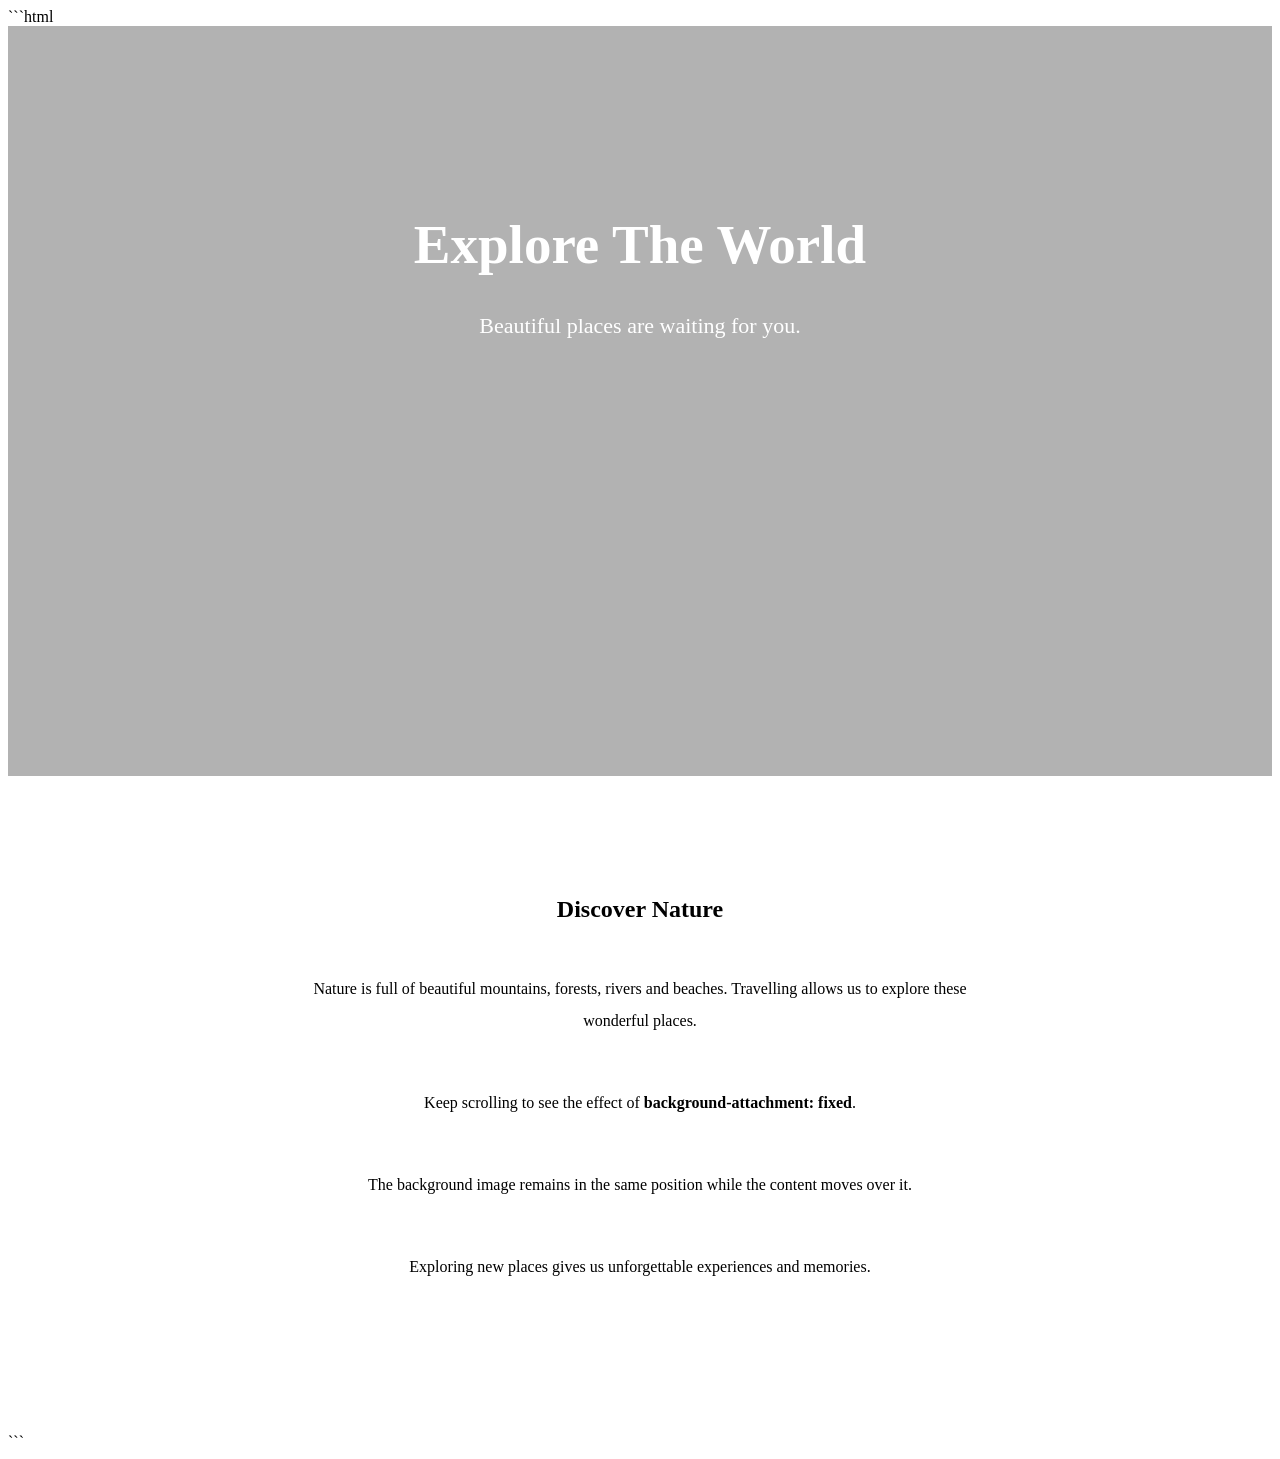
<file: background-image/index.html>
```html
<!DOCTYPE html>
<html>
<head>
    <title>Background Image</title>
    <link rel="stylesheet" href="style.css">
</head>

<body>

    <div class="hero">
        <h1>Explore The World</h1>
        <p>Beautiful places are waiting for you.</p>
    </div>

    <div class="content">

        <h2>Discover Nature</h2>

        <p>
            Nature is full of beautiful mountains, forests, rivers
            and beaches. Travelling allows us to explore these
            wonderful places.
        </p>

        <p>
            Keep scrolling to see the effect of
            <b>background-attachment: fixed</b>.
        </p>

        <p>
            The background image remains in the same position while
            the content moves over it.
        </p>

        <p>
            Exploring new places gives us unforgettable experiences
            and memories.
        </p>

    </div>

</body>
</html>
```
</file>
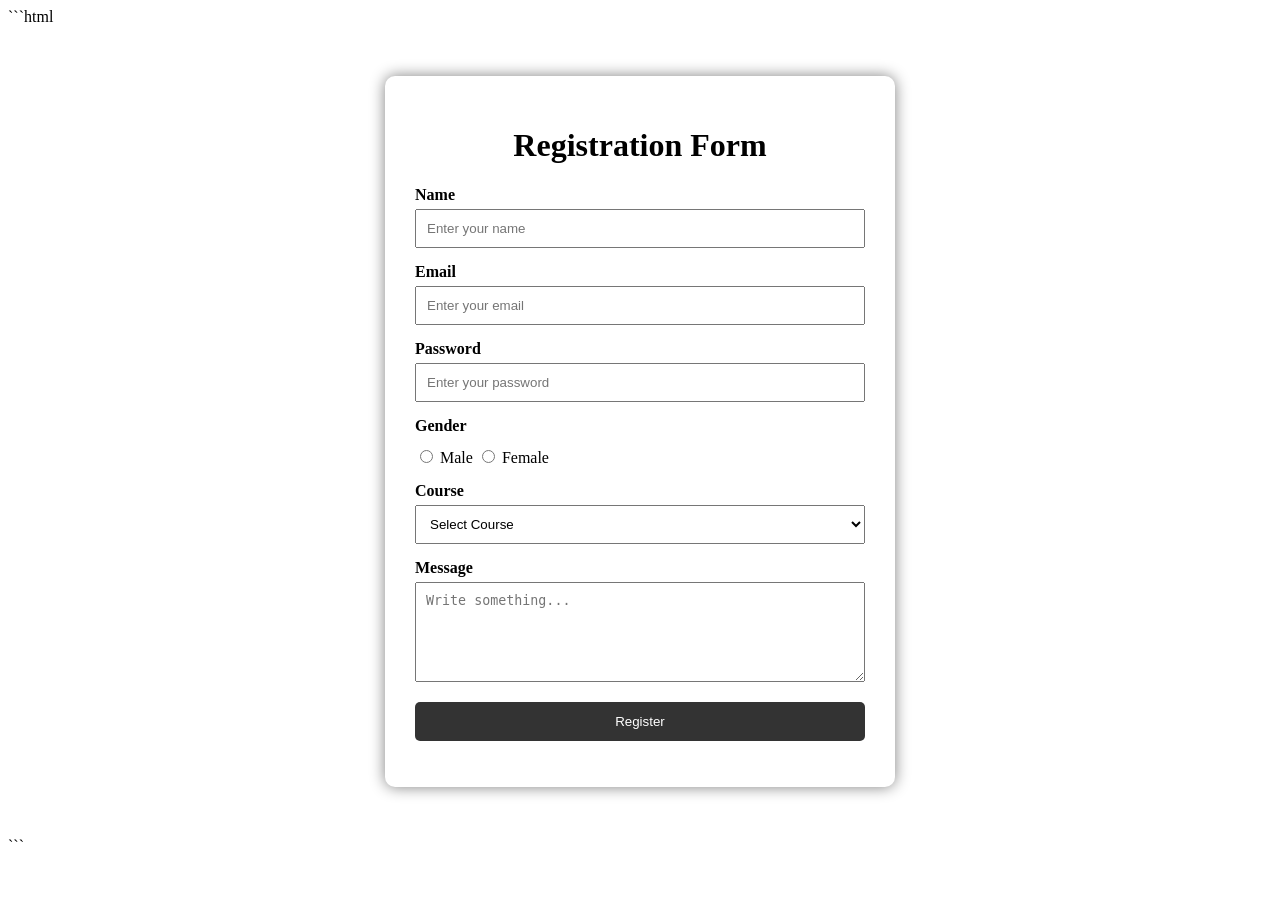
<file: form/index.html>
```html
<!DOCTYPE html>
<html>
<head>
    <title>Registration Form</title>
    <link rel="stylesheet" href="style.css">
</head>

<body>

    <div class="form-box">

        <h1>Registration Form</h1>

        <form>

            <label>Name</label>
            <input type="text" placeholder="Enter your name">

            <label>Email</label>
            <input type="email" placeholder="Enter your email">

            <label>Password</label>
            <input type="password" placeholder="Enter your password">

            <label>Gender</label>

            <div class="gender">
                <input type="radio" name="gender"> Male
                <input type="radio" name="gender"> Female
            </div>

            <label>Course</label>
            <select>
                <option>Select Course</option>
                <option>CSE</option>
                <option>AIML</option>
                <option>ECE</option>
                <option>IT</option>
            </select>

            <label>Message</label>
            <textarea placeholder="Write something..."></textarea>

            <button type="submit">Register</button>

        </form>

    </div>

</body>
</html>
```
</file>
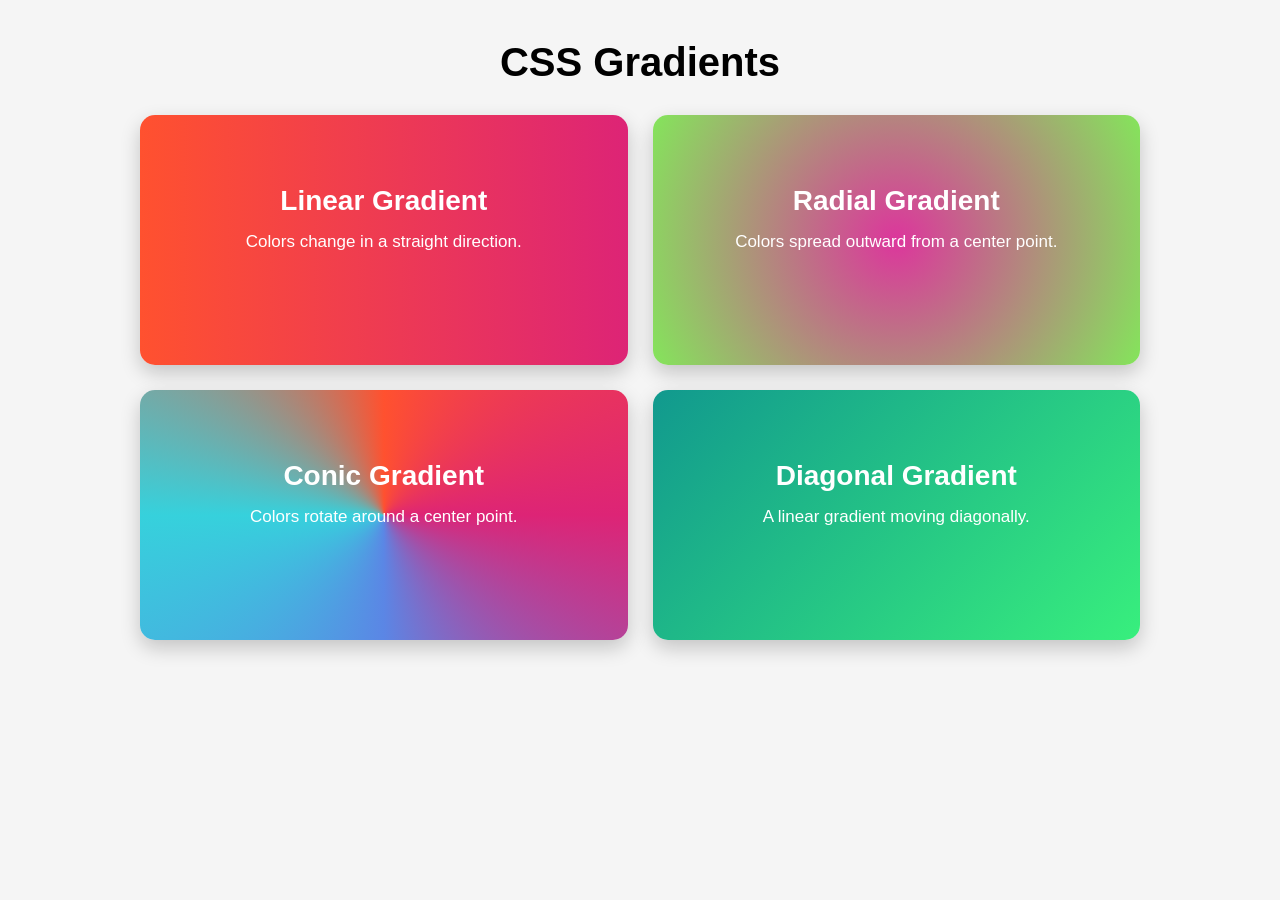
<file: gradient/index.html>
<!DOCTYPE html>
<html lang="en">
<head>
    <meta charset="UTF-8">
    <meta name="viewport" content="width=device-width, initial-scale=1.0">
    <title>CSS Gradients</title>
    <link rel="stylesheet" href="style.css">
</head>
<body>

    <h1>CSS Gradients</h1>

    <div class="container">

        <div class="gradient-box linear">
            <h2>Linear Gradient</h2>
            <p>Colors change in a straight direction.</p>
        </div>

        <div class="gradient-box radial">
            <h2>Radial Gradient</h2>
            <p>Colors spread outward from a center point.</p>
        </div>

        <div class="gradient-box conic">
            <h2>Conic Gradient</h2>
            <p>Colors rotate around a center point.</p>
        </div>

        <div class="gradient-box diagonal">
            <h2>Diagonal Gradient</h2>
            <p>A linear gradient moving diagonally.</p>
        </div>

    </div>

</body>
</html>
</file>
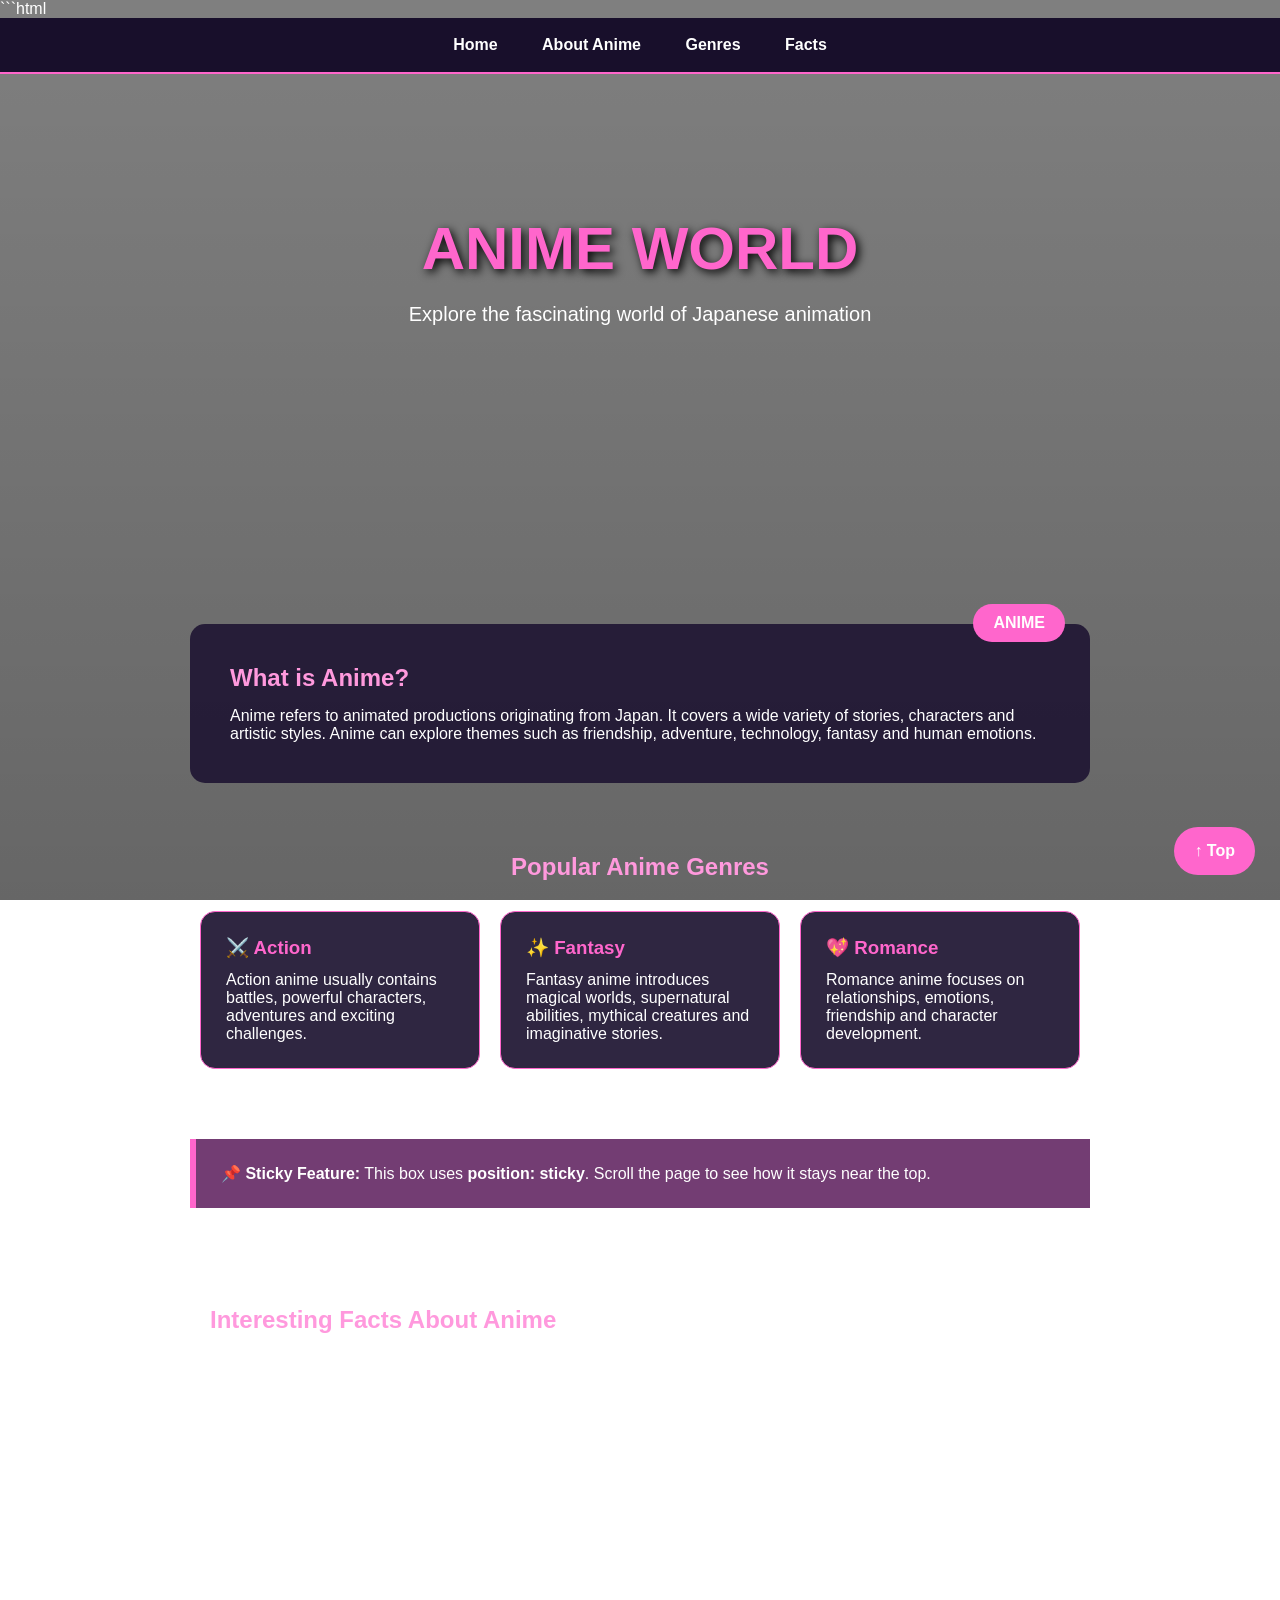
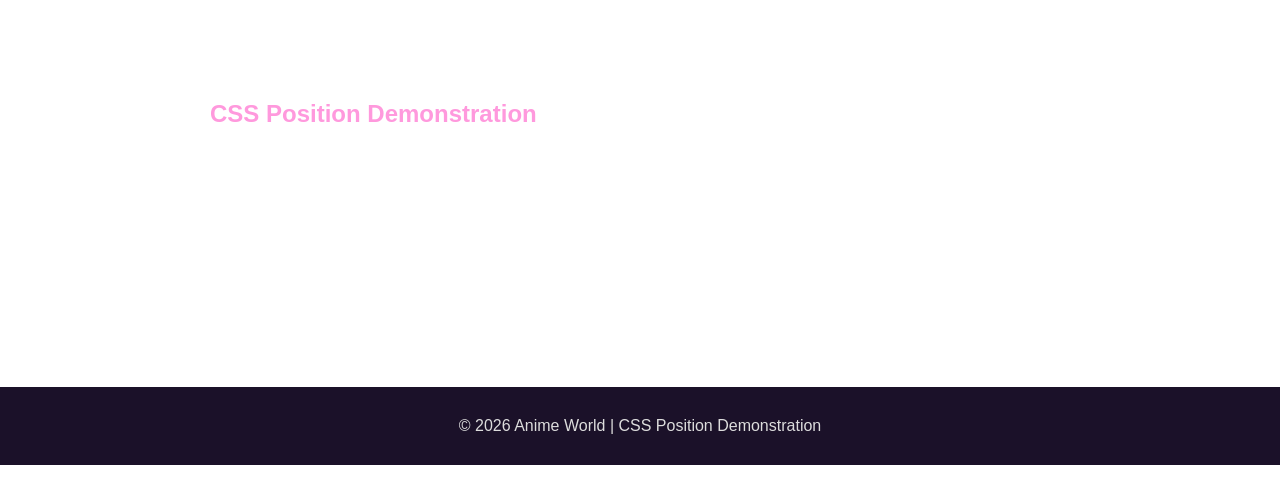
<file: informatve_page/index.html>
```html
<!DOCTYPE html>
<html lang="en">
<head>
    <meta charset="UTF-8">
    <meta name="viewport" content="width=device-width, initial-scale=1.0">
    <title>Anime World</title>

    <link rel="stylesheet" href="style.css">
</head>

<body>

    <!-- Sticky Navigation Bar -->
    <nav>
        <a href="#home">Home</a>
        <a href="#about">About Anime</a>
        <a href="#genres">Genres</a>
        <a href="#facts">Facts</a>
    </nav>

    <!-- Hero Section -->
    <section class="hero" id="home">
        <h1>ANIME WORLD</h1>
        <p>Explore the fascinating world of Japanese animation</p>
    </section>

    <!-- About Section -->
    <section class="about" id="about">

        <!-- Absolute Position Element -->
        <div class="anime-badge">
            ANIME
        </div>

        <h2>What is Anime?</h2>

        <p>
            Anime refers to animated productions originating from Japan.
            It covers a wide variety of stories, characters and artistic
            styles. Anime can explore themes such as friendship, adventure,
            technology, fantasy and human emotions.
        </p>

    </section>

    <!-- Genres Section -->
    <section class="container" id="genres">

        <h2>Popular Anime Genres</h2>

        <div class="cards">

            <div class="card">
                <h3>⚔️ Action</h3>
                <p>
                    Action anime usually contains battles, powerful
                    characters, adventures and exciting challenges.
                </p>
            </div>

            <div class="card">
                <h3>✨ Fantasy</h3>
                <p>
                    Fantasy anime introduces magical worlds, supernatural
                    abilities, mythical creatures and imaginative stories.
                </p>
            </div>

            <div class="card">
                <h3>💖 Romance</h3>
                <p>
                    Romance anime focuses on relationships, emotions,
                    friendship and character development.
                </p>
            </div>

        </div>

    </section>

    <!-- Sticky Information Box -->
    <div class="sticky-note">
        <strong>📌 Sticky Feature:</strong>
        This box uses <b>position: sticky</b>.
        Scroll the page to see how it stays near the top.
    </div>

    <!-- Facts Section -->
    <section class="content" id="facts">

        <h2>Interesting Facts About Anime</h2>

        <p>
            Anime has become a major part of global popular culture.
            Japanese animation has influenced movies, games, fashion,
            music and digital art around the world.
        </p>

        <p>
            Anime can contain many different storytelling styles.
            Some series focus on action and adventure, while others
            explore science fiction, comedy, romance, sports or
            psychological themes.
        </p>

        <p>
            One of the most recognizable characteristics of anime is
            its distinctive visual style. Expressive characters,
            detailed backgrounds and dramatic visual effects are
            commonly associated with the medium.
        </p>

        <p>
            The popularity of anime has created a large international
            community of fans who participate in conventions, cosplay,
            fan art and online communities.
        </p>

        <h2>CSS Position Demonstration</h2>

        <p>
            This webpage demonstrates different CSS positioning
            properties. The navigation bar uses
            <b>sticky</b> positioning, the anime badge uses
            <b>absolute</b> positioning inside a
            <b>relative</b> container, and the top button uses
            <b>fixed</b> positioning.
        </p>

    </section>

    <!-- Fixed Button -->
    <a href="#home" class="top-button">↑ Top</a>

    <footer>
        <p>© 2026 Anime World | CSS Position Demonstration</p>
    </footer>

</body>
</html>
```
</file>
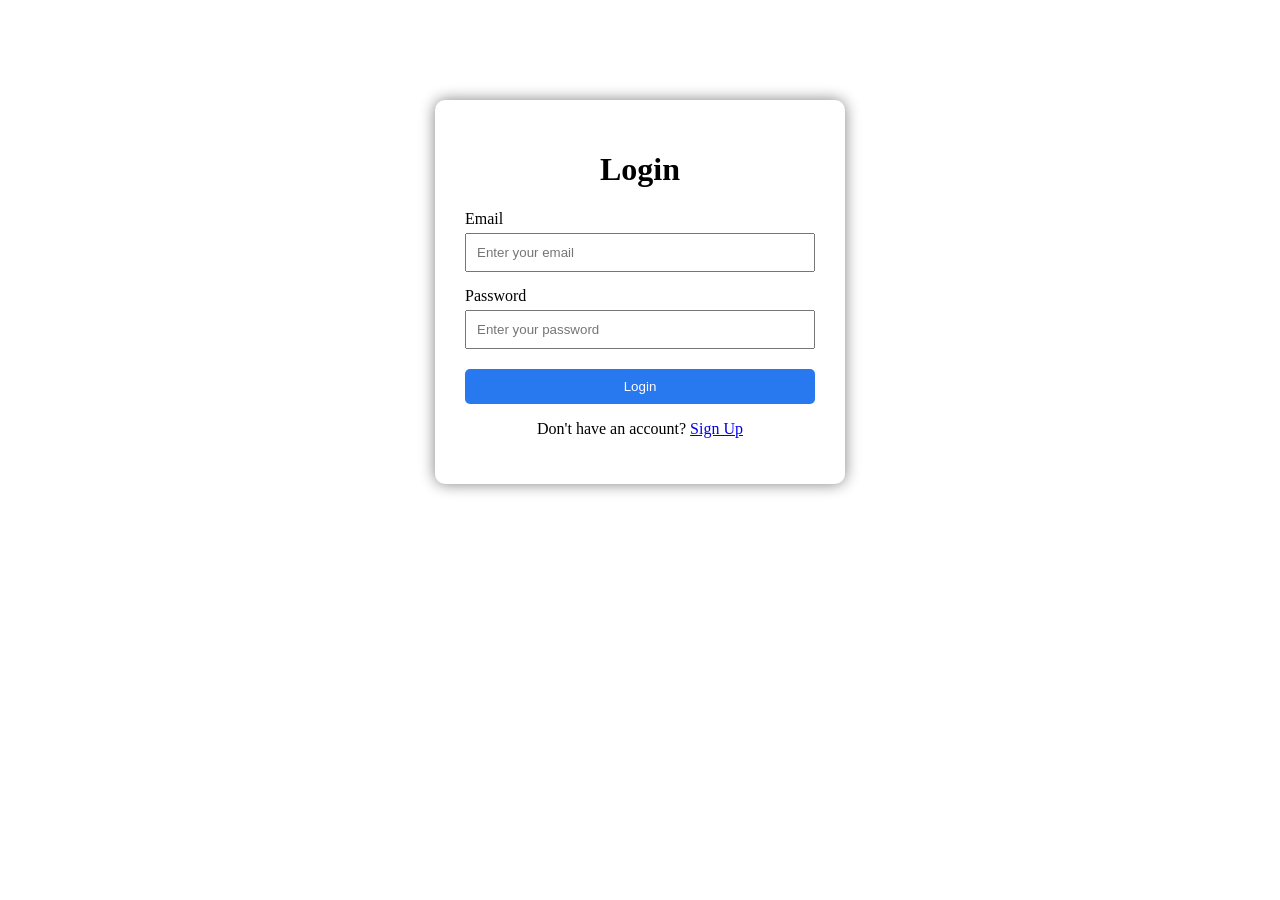
<file: login-page/index.html>
<!DOCTYPE html>
<html>
<head>
    <title>Login Page</title>
    <link rel="stylesheet" href="style.css">
</head>

<body>

    <div class="login-box">
        <h1>Login</h1>

        <form>
            <label>Email</label>
            <input type="email" placeholder="Enter your email">

            <label>Password</label>
            <input type="password" placeholder="Enter your password">

            <button type="submit">Login</button>
        </form>

        <p>Don't have an account? <a href="#">Sign Up</a></p>
    </div>

</body>
</html>
</file>
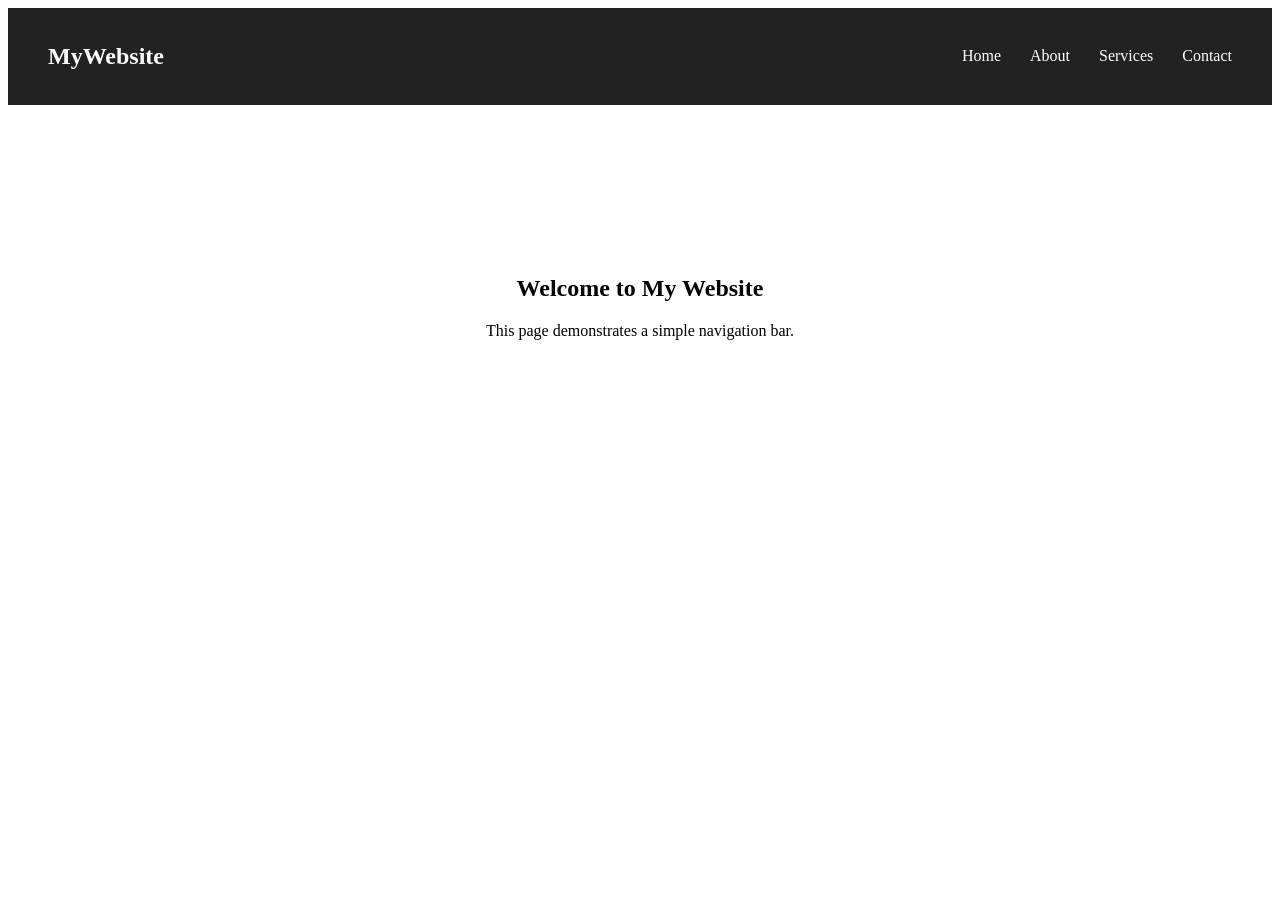
<file: navigation-bar/index.html>
<!DOCTYPE html>
<html>
<head>
    <title>Navigation Bar</title>
    <link rel="stylesheet" href="style.css">
</head>

<body>

    <nav>
        <h2>MyWebsite</h2>

        <div class="links">
            <a href="#">Home</a>
            <a href="#">About</a>
            <a href="#">Services</a>
            <a href="#">Contact</a>
        </div>
    </nav>

    <section>
        <h1>Welcome to My Website</h1>
        <p>This page demonstrates a simple navigation bar.</p>
    </section>

</body>
</html>
</file>
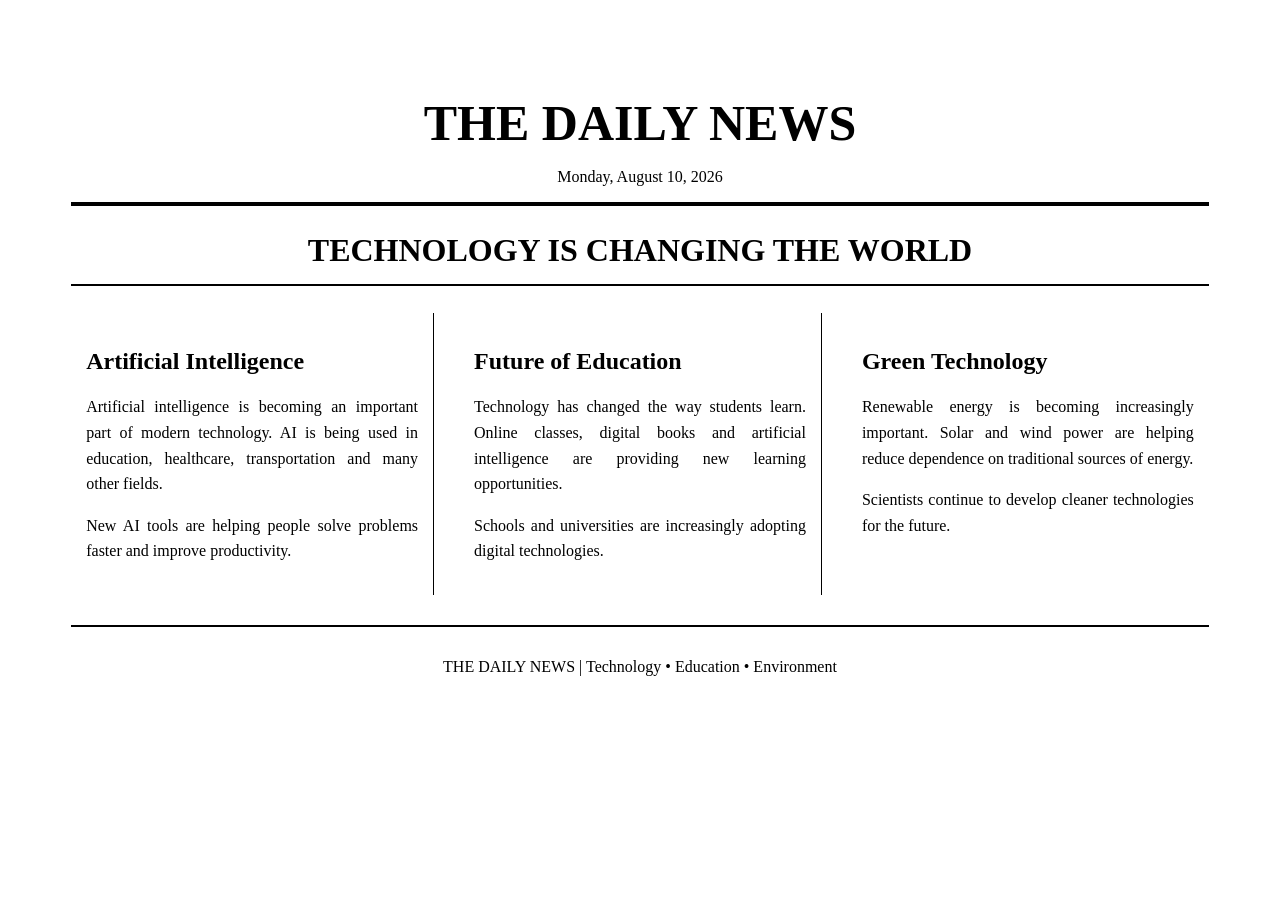
<file: newspaper-layout/index.html>
<!DOCTYPE html>
<html>
<head>
    <title>The Daily News</title>
    <link rel="stylesheet" href="style.css">
</head>

<body>

    <div class="newspaper">

        <header>
            <h1>THE DAILY NEWS</h1>
            <p>Monday, August 10, 2026</p>
        </header>

        <h2 class="main-heading">
            TECHNOLOGY IS CHANGING THE WORLD
        </h2>

        <div class="news">

            <article>
                <h2>Artificial Intelligence</h2>
                <p>
                    Artificial intelligence is becoming an important part
                    of modern technology. AI is being used in education,
                    healthcare, transportation and many other fields.
                </p>
                <p>
                    New AI tools are helping people solve problems faster
                    and improve productivity.
                </p>
            </article>

            <article>
                <h2>Future of Education</h2>
                <p>
                    Technology has changed the way students learn.
                    Online classes, digital books and artificial intelligence
                    are providing new learning opportunities.
                </p>
                <p>
                    Schools and universities are increasingly adopting
                    digital technologies.
                </p>
            </article>

            <article>
                <h2>Green Technology</h2>
                <p>
                    Renewable energy is becoming increasingly important.
                    Solar and wind power are helping reduce dependence
                    on traditional sources of energy.
                </p>
                <p>
                    Scientists continue to develop cleaner technologies
                    for the future.
                </p>
            </article>

        </div>

        <footer>
            <p>THE DAILY NEWS | Technology • Education • Environment</p>
        </footer>

    </div>

</body>
</html>
</file>
<file: background-image/style.css>
```css
body {
    margin: 0;
    font-family: Arial, sans-serif;

    background-image: url("https://images.unsplash.com/photo-1500534623283-312aade485b7");

    background-size: cover;
    background-position: center;
    background-repeat: no-repeat;

    /* Background attachment */
    background-attachment: fixed;
}

.hero {
    height: 600px;
    text-align: center;
    padding-top: 150px;
    color: white;
    background-color: rgba(0, 0, 0, 0.3);
}

.hero h1 {
    font-size: 55px;
}

.hero p {
    font-size: 22px;
}

.content {
    background-color: white;
    color: black;
    padding: 100px;
    text-align: center;
}

.content p {
    max-width: 700px;
    margin: 50px auto;
    line-height: 2;
}
```
</file>
<file: form/style.css>
```css
body {
    margin: 0;
    font-family: Arial, sans-serif;
    background-color: #f0f4f8;
}

.form-box {
    width: 450px;
    margin: 50px auto;
    padding: 30px;
    background-color: white;
    border-radius: 10px;
    box-shadow: 0 0 15px gray;
}

h1 {
    text-align: center;
}

label {
    display: block;
    margin-top: 15px;
    font-weight: bold;
}

input,
select,
textarea {
    width: 100%;
    padding: 10px;
    margin-top: 5px;
    box-sizing: border-box;
}

.gender {
    margin-top: 10px;
}

.gender input {
    width: auto;
}

textarea {
    height: 100px;
}

button {
    width: 100%;
    padding: 12px;
    margin-top: 20px;
    background-color: #333;
    color: white;
    border: none;
    border-radius: 5px;
}

button:hover {
    background-color: #555;
}
```
</file>
<file: gradient/style.css>
* {
    margin: 0;
    padding: 0;
    box-sizing: border-box;
}

body {
    font-family: Arial, sans-serif;
    min-height: 100vh;
    padding: 40px;
    text-align: center;
    background: #f5f5f5;
}

h1 {
    margin-bottom: 30px;
    font-size: 40px;
}

.container {
    max-width: 1000px;
    margin: auto;
    display: grid;
    grid-template-columns: 1fr 1fr;
    gap: 25px;
}

.gradient-box {
    height: 250px;
    border-radius: 15px;
    padding: 70px 30px;
    color: white;
    box-shadow: 0 8px 20px rgba(0, 0, 0, 0.2);
}

.gradient-box h2 {
    font-size: 28px;
    margin-bottom: 15px;
}

.gradient-box p {
    font-size: 17px;
}

/* Linear Gradient */
.linear {
    background: linear-gradient(to right, #ff512f, #dd2476);
}

/* Radial Gradient */
.radial {
    background: radial-gradient(circle, #dc369c, #84e55b);
}

/* Conic Gradient */
.conic {
    background: conic-gradient(
        #ff512f,
        #dd2476,
        #5b86e5,
        #36d1dc,
        #ff512f
    );
}

/* Diagonal Linear Gradient */
.diagonal {
    background: linear-gradient(
        135deg,
        #11998e,
        #38ef7d
    );
}
</file>
<file: informatve_page/style.css>
* {
    margin: 0;
    padding: 0;
    box-sizing: border-box;
}

body {
    font-family: Arial, sans-serif;
    color: white;

    background-image:
        linear-gradient(rgba(0, 0, 0, 0.5),
                        rgba(0, 0, 0, 0.6)),
        url("https://d19fa2ka4qs0b.cloudfront.net/manual/video-styles/images/japanese-anime-a-landscape-0.jpg");

    background-size: cover;
    background-position: center;
    background-attachment: fixed;
}


/* =========================
   STICKY NAVIGATION
   ========================= */

nav {
    position: sticky;
    top: 0;
    z-index: 100;

    background: rgba(20, 10, 40, 0.95);
    padding: 18px;
    text-align: center;

    border-bottom: 2px solid #ff66cc;
}

nav a {
    color: white;
    text-decoration: none;
    margin: 0 20px;
    font-weight: bold;
}

nav a:hover {
    color: #ff66cc;
}


/* =========================
   HERO SECTION
   ========================= */

.hero {
    min-height: 500px;
    text-align: center;
    padding: 140px 20px 100px;
}

.hero h1 {
    font-size: 60px;
    color: #ff66cc;
    text-shadow: 3px 3px 10px black;
}

.hero p {
    font-size: 20px;
    margin-top: 20px;
}


/* =========================
   RELATIVE POSITION
   ========================= */

.about {
    position: relative;

    max-width: 900px;
    margin: 50px auto;
    padding: 40px;

    background: rgba(30, 20, 50, 0.9);
    border-radius: 15px;
}


/* =========================
   ABSOLUTE POSITION
   ========================= */

.anime-badge {
    position: absolute;

    top: -20px;
    right: 25px;

    background: #ff66cc;
    color: white;

    padding: 10px 20px;
    border-radius: 20px;

    font-weight: bold;
}

.about h2 {
    color: #ff99dd;
    margin-bottom: 15px;
}


/* =========================
   GENRE CARDS
   ========================= */

.container {
    max-width: 1000px;
    margin: 50px auto;
    padding: 20px;
}

.container h2 {
    text-align: center;
    color: #ff99dd;
    margin-bottom: 30px;
}

.cards {
    display: flex;
    gap: 20px;
    flex-wrap: wrap;
    justify-content: center;
}

.card {
    width: 280px;
    padding: 25px;

    background: rgba(25, 15, 45, 0.9);
    border: 1px solid #ff66cc;
    border-radius: 15px;
}

.card h3 {
    color: #ff66cc;
    margin-bottom: 12px;
}


/* =========================
   STICKY INFORMATION BOX
   ========================= */

.sticky-note {
    position: sticky;
    top: 80px;

    max-width: 900px;
    margin: 50px auto;
    padding: 25px;

    background: rgba(100, 40, 100, 0.9);

    border-left: 6px solid #ff66cc;
}


/* =========================
   CONTENT
   ========================= */

.content {
    max-width: 900px;
    margin: auto;
    padding: 40px 20px 150px;

    line-height: 1.8;
}

.content h2 {
    color: #ff99dd;
    margin-bottom: 20px;
}

.content p {
    margin-bottom: 25px;
}


/* =========================
   FIXED BUTTON
   ========================= */

.top-button {
    position: fixed;

    bottom: 25px;
    right: 25px;

    background: #ff66cc;
    color: white;

    padding: 15px 20px;
    border-radius: 50px;

    text-decoration: none;
    font-weight: bold;
}


footer {
    text-align: center;
    padding: 30px;

    background: rgba(15, 5, 30, 0.95);
    color: #ddd;
}
</file>
<file: login-page/style.css>
```css
body {
    margin: 0;
    font-family: Arial, sans-serif;
    background-color: #e8f0fe;
}

.login-box {
    width: 350px;
    margin: 100px auto;
    padding: 30px;
    background-color: white;
    border-radius: 10px;
    box-shadow: 0 0 15px gray;
}

h1 {
    text-align: center;
}

label {
    display: block;
    margin-top: 15px;
}

input {
    width: 100%;
    padding: 10px;
    margin-top: 5px;
    box-sizing: border-box;
}

button {
    width: 100%;
    padding: 10px;
    margin-top: 20px;
    background-color: #2878f0;
    color: white;
    border: none;
    border-radius: 5px;
}

button:hover {
    background-color: #1557b0;
}

p {
    text-align: center;
}
```
</file>
<file: navigation-bar/style.css>
```css
body {
    margin: 0;
    font-family: Arial, sans-serif;
}

nav {
    background-color: #222;
    padding: 15px 40px;
    display: flex;
    justify-content: space-between;
    align-items: center;
}

nav h2 {
    color: white;
}

.links a {
    color: white;
    text-decoration: none;
    margin-left: 25px;
}

.links a:hover {
    color: #00bfff;
}

section {
    text-align: center;
    padding: 150px 20px;
}
```
</file>
<file: newspaper-layout/style.css>
```css
body {
    margin: 0;
    background-color: #ddd;
    font-family: Georgia, serif;
}

.newspaper {
    width: 90%;
    margin: 30px auto;
    background-color: white;
    padding: 30px;
}

header {
    text-align: center;
    border-bottom: 4px solid black;
}

header h1 {
    font-size: 50px;
    margin-bottom: 5px;
}

.main-heading {
    text-align: center;
    font-size: 32px;
    border-bottom: 2px solid black;
    padding-bottom: 15px;
}

.news {
    display: flex;
    gap: 25px;
}

article {
    flex: 1;
    padding: 15px;
    border-right: 1px solid black;
}

article:last-child {
    border-right: none;
}

article h2 {
    font-size: 24px;
}

article p {
    text-align: justify;
    line-height: 1.6;
}

footer {
    margin-top: 30px;
    border-top: 2px solid black;
    text-align: center;
    padding-top: 15px;
}
```
</file>
